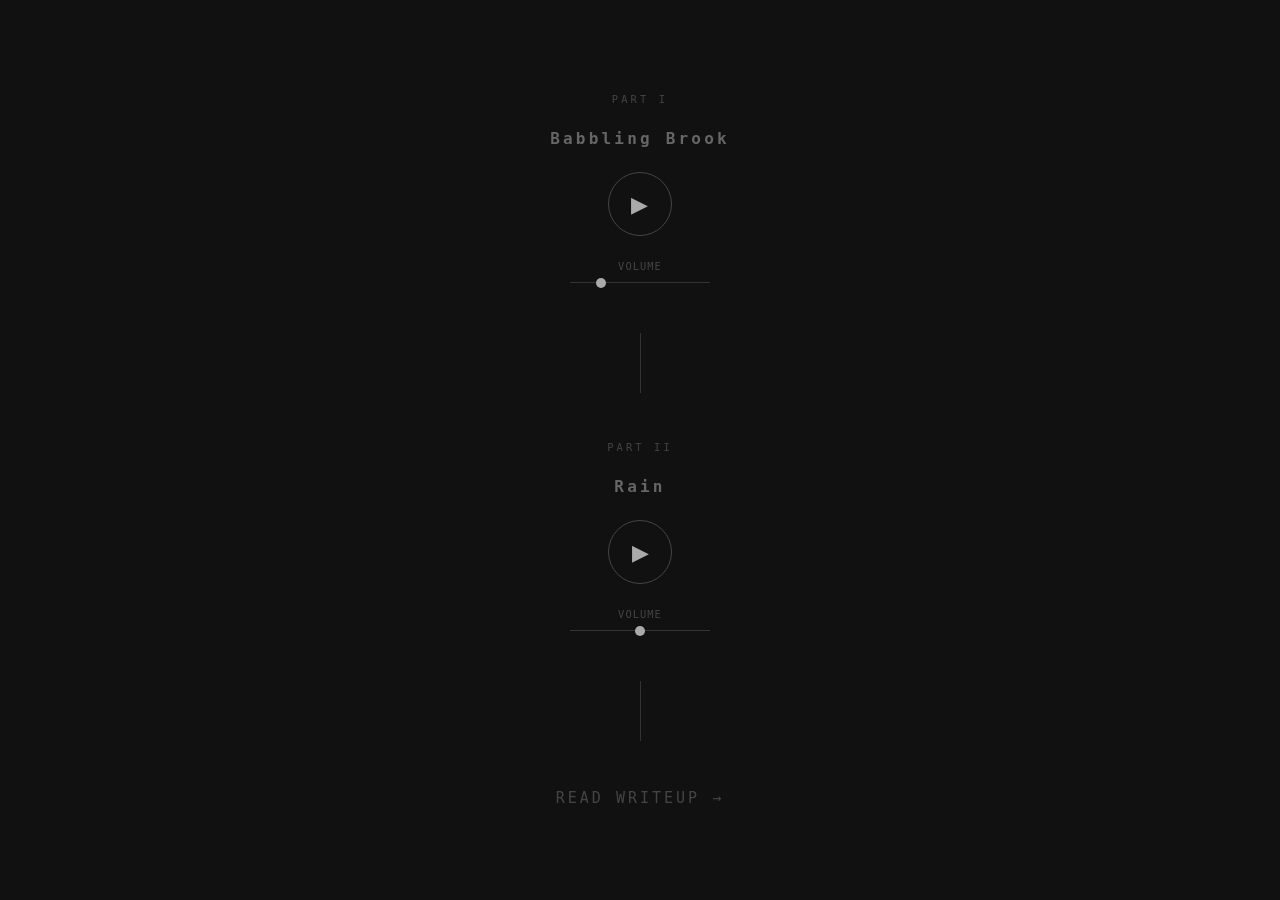
<file: index.html>
<!DOCTYPE html>
<html lang="en">
<head>
<meta charset="UTF-8">
<title>Lab 3</title>
<link rel="stylesheet" href="style.css">
</head>
<body>

<div class="section">
  <div class="label">Part I</div>
  <h1>Babbling Brook</h1>
  <button class="play-btn" id="brookBtn">▶</button>
  <div class="vol">
    VOLUME
    <input type="range" id="brookVolume" min="0" max="0.5" step="0.01" value="0.1">
  </div>
</div>

<div class="divider"></div>

<div class="section">
  <div class="label">Part II</div>
  <h1>Rain</h1>
  <button class="play-btn" id="rainBtn">▶</button>
  <div class="vol">
    VOLUME
    <input type="range" id="rainVolume" min="0" max="1" step="0.01" value="0.5">
  </div>
</div>

<div class="divider"></div>

<div class="section">
  <a href="writeup.html" class="writeup-link">READ WRITEUP →</a>
</div>

<script src="brook.js"></script>
<script src="rain.js"></script>
</body>
</html>
</file>
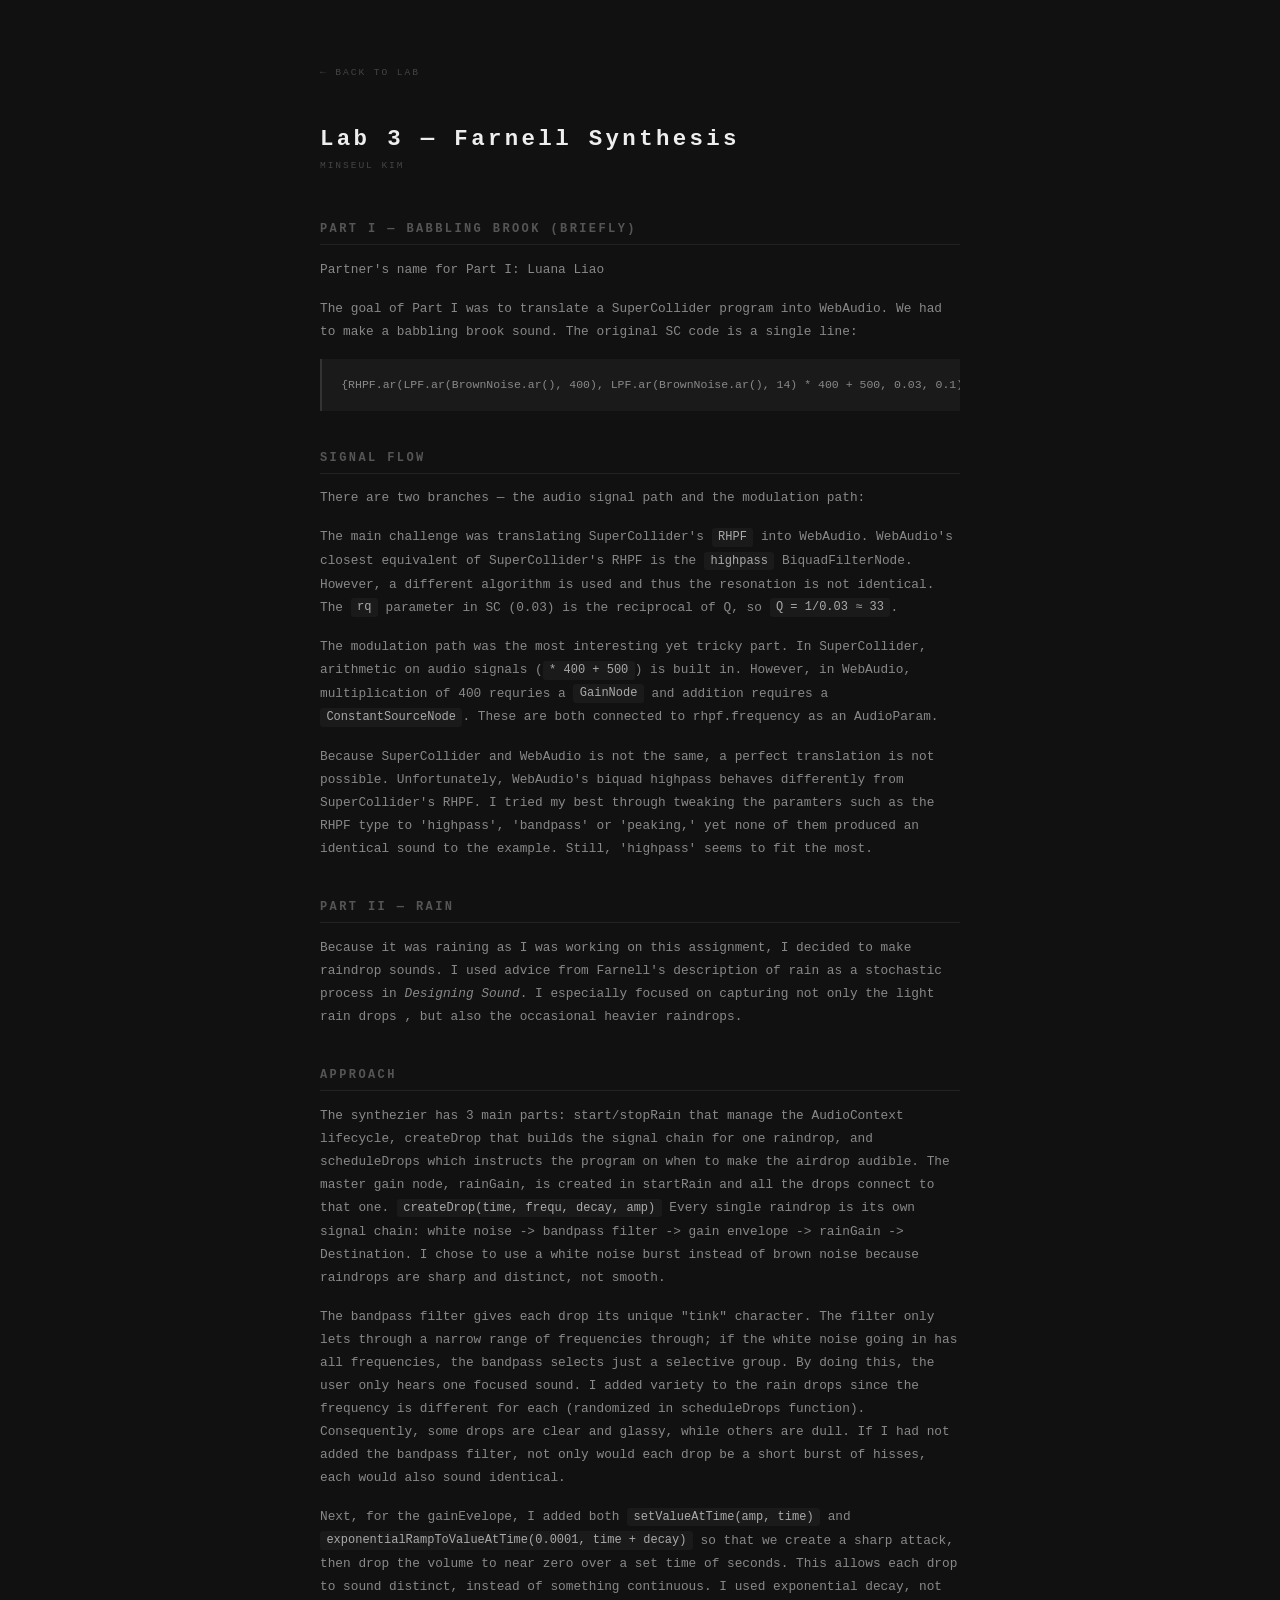
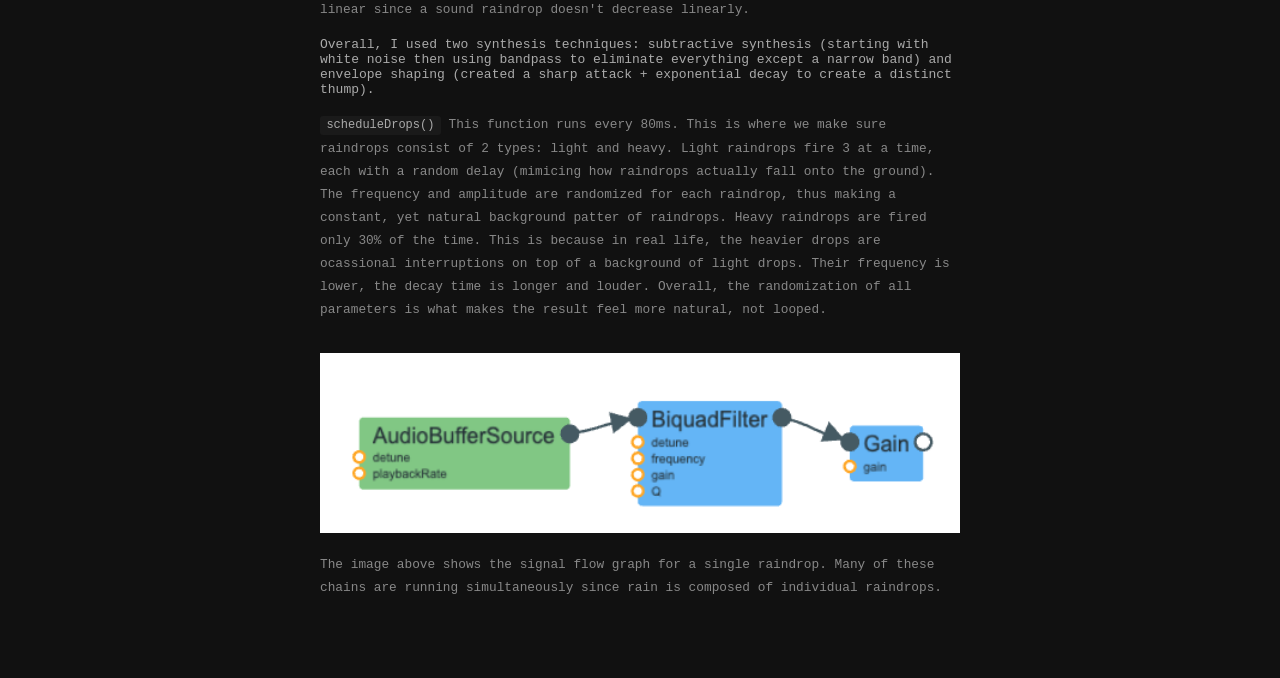
<file: writeup.html>
<!DOCTYPE html>
<html lang="en">
<head>
<meta charset="UTF-8">
<title>Lab 3 Writeup</title>
<link rel="stylesheet" href="style.css">
<style>
  .blog {
    max-width: 640px;
    width: 100%;
    padding: 4rem 2rem;
    text-align: left;
  }

  .blog h1 {
    font-size: 1.4rem;
    letter-spacing: 0.15em;
    color: #eee;
    margin: 0 0 0.3rem 0;
  }

  .blog h2 {
    font-size: 0.75rem;
    letter-spacing: 0.2em;
    text-transform: uppercase;
    color: #555;
    margin: 2.5rem 0 0.8rem 0;
    padding-bottom: 0.5rem;
    border-bottom: 1px solid #222;
  }

  .blog p {
    font-size: 0.8rem;
    line-height: 1.8;
    color: #888;
    margin: 0 0 1rem 0;
  }

  .blog .meta {
    font-size: 0.6rem;
    letter-spacing: 0.2em;
    text-transform: uppercase;
    color: #444;
    margin-bottom: 3rem;
  }

  .blog code {
    font-family: monospace;
    font-size: 0.75rem;
    background: #1a1a1a;
    color: #aaa;
    padding: 0.15rem 0.4rem;
    border-radius: 3px;
  }

  .blog pre {
    background: #1a1a1a;
    border-left: 2px solid #333;
    padding: 1rem 1.2rem;
    margin: 1rem 0;
    overflow-x: auto;
  }

  .blog pre code {
    background: none;
    padding: 0;
    font-size: 0.72rem;
    line-height: 1.7;
    color: #888;
  }

  .blog .signal-flow {
    display: flex;
    flex-wrap: wrap;
    align-items: center;
    gap: 0.4rem;
    margin: 1rem 0;
    font-size: 0.65rem;
    color: #555;
  }

  .blog .node {
    background: #1a1a1a;
    border: 1px solid #2a2a2a;
    border-radius: 3px;
    padding: 0.2rem 0.5rem;
    color: #777;
    white-space: nowrap;
  }

  .blog .arrow { color: #333; }

  .blog .graph-placeholder {
    border: 1px dashed #2a2a2a;
    border-radius: 4px;
    padding: 2rem;
    text-align: center;
    font-size: 0.65rem;
    letter-spacing: 0.15em;
    text-transform: uppercase;
    color: #333;
    margin: 1rem 0;
  }

  .back-link {
    display: inline-block;
    margin-bottom: 3rem;
    font-size: 0.6rem;
    letter-spacing: 0.2em;
    text-transform: uppercase;
    color: #444;
    text-decoration: none;
  }

  .back-link:hover { color: #aaa; }
</style>
</head>
<body>
<div class="blog">

  <a href="index.html" class="back-link">← back to lab</a>

  <h1>Lab 3 — Farnell Synthesis</h1>
  <p class="meta">Minseul Kim</p>

  <!-- PART I -->
  <h2>Part I — Babbling Brook (Briefly) </h2>
  <p>
    Partner's name for Part I: Luana Liao
  </p>

  <p>
    The goal of Part I was to translate a SuperCollider program into WebAudio. We had to make a  babbling brook sound.
    The original SC code is a single line:
  </p>

  <pre><code>{RHPF.ar(LPF.ar(BrownNoise.ar(), 400), LPF.ar(BrownNoise.ar(), 14) * 400 + 500, 0.03, 0.1)}.play</code></pre>

  <h2>Signal Flow</h2>

  <p>There are two branches — the audio signal path and the modulation path:</p>

  <p>
    The main challenge was translating SuperCollider's <code>RHPF</code> into WebAudio.
    WebAudio's closest equivalent of SuperCollider's RHPF is the <code>highpass</code>
    BiquadFilterNode. However, a different algorithm is used and thus the resonation is not identical.
    The <code>rq</code> parameter in SC (0.03) is the reciprocal of Q, so <code>Q = 1/0.03 ≈ 33</code>.
  </p>

  <p>
    The modulation path was the most interesting yet tricky part. In SuperCollider, arithmetic on audio signals
    (<code>* 400 + 500</code>) is built in. However, in WebAudio, multiplication of 400 requries a <code>GainNode</code> and addition requires a <code>ConstantSourceNode</code>. 
    These are both connected to rhpf.frequency as an AudioParam.
  </p>

  <p>
    Because SuperCollider and WebAudio is not the same, a perfect translation is not possible. Unfortunately, WebAudio's biquad highpass behaves differently
    from SuperCollider's RHPF. I tried my best through tweaking the paramters such as the RHPF type to 'highpass', 'bandpass' or 'peaking,' yet none of them 
    produced an identical sound to the example. Still, 'highpass' seems to fit the most.
  </p>

  <!-- PART II -->
  <h2>Part II — Rain</h2>

  <p>
    Because it was raining as I was working on this assignment, I decided to make raindrop sounds.
    I used advice from Farnell's description of rain as a stochastic process in <em>Designing Sound</em>. 
    I especially focused on capturing not only the light rain drops , but also the occasional heavier raindrops.
  </p>

  <h2>Approach</h2>

  <p>
    The synthezier has 3 main parts: start/stopRain that manage the AudioContext lifecycle, createDrop that builds the signal chain for one raindrop, and scheduleDrops which instructs the program on when to make the airdrop audible.
    The master gain node, rainGain, is created in startRain and all the drops connect to that one.

    <code>createDrop(time, frequ, decay, amp)</code>
    Every single raindrop is its own signal chain: white noise -> bandpass filter -> gain envelope -> rainGain -> Destination.
    I chose to use a white noise burst instead of brown noise because raindrops are sharp and distinct, not smooth. 

    <p>
        The bandpass filter gives each drop its unique "tink" character. The filter only lets through a narrow range of frequencies through; if the white noise going in has all frequencies,
        the bandpass selects just a selective group. By doing this, the user only hears one focused sound. 
        I added variety to the rain drops since the frequency is different for each (randomized in scheduleDrops function). Consequently, some drops are clear and glassy, while others are dull.
        If I had not added the bandpass filter, not only would each drop be a short burst of hisses, each would also sound identical.
    </p>
   

    <p>
        Next, for the gainEvelope, I added both <code>setValueAtTime(amp, time)</code> and <code>exponentialRampToValueAtTime(0.0001, time + decay)</code> so that we create a sharp attack, then drop the volume to near zero over a set time of seconds.
        This allows each drop to sound distinct, instead of something continuous. I used exponential decay, not linear since a sound raindrop doesn't decrease linearly.
    </p>
   

    Overall, I used two synthesis techniques: subtractive synthesis (starting with white noise then using bandpass to eliminate everything except a narrow band) and envelope shaping (created a sharp attack + exponential decay to create a distinct thump).

   
</p>
<p>
    <code>scheduleDrops()</code>
    This function runs every 80ms.
    This is where we make sure raindrops consist of 2 types: light and heavy.
    Light raindrops fire 3 at a time, each with a random delay (mimicing how raindrops actually fall onto the ground). The frequency and amplitude are randomized for each raindrop, thus making a constant, yet natural background patter of raindrops.

    Heavy raindrops are fired only 30% of the time. This is because in real life, the heavier drops are ocassional interruptions on top of a background of light drops. Their frequency is lower, the decay time is longer and louder. 
    
    Overall, the randomization of all parameters is what makes the result feel more natural, not looped. 
</p>
<img src="raindrop.png" alt="signal flow graph" style="width: 100%; margin: 1rem 0;">
<p>
    The image above shows the signal flow graph for a single raindrop.
    Many of these chains are running simultaneously since rain is composed of individual raindrops.
</p>
</file>
<file: style.css>
body {
    margin: 0;
    background: #111;
    display: flex;
    flex-direction: column;
    align-items: center;
    justify-content: center;
    min-height: 100vh;
    font-family: monospace;
    color: #aaa;
    gap: 3rem;
  }
  
  .section {
    text-align: center;
    display: flex;
    flex-direction: column;
    align-items: center;
    gap: 24px;
  }
  
  .label {
    font-size: 0.65rem;
    letter-spacing: 0.3em;
    text-transform: uppercase;
    color: #444;
  }
  
  h1 { font-size: 1rem; letter-spacing: 0.2em; color: #666; margin: 0; }
  
  .divider {
    width: 1px;
    height: 60px;
    background: #333;
  }
  
  .play-btn {
    width: 64px;
    height: 64px;
    border-radius: 50%;
    border: 1px solid #444;
    background: none;
    color: #aaa;
    font-size: 1.4rem;
    cursor: pointer;
    transition: border-color 0.2s, color 0.2s;
  }
  
  .play-btn:hover { border-color: #aaa; color: #fff; }
  .play-btn.playing { border-color: #fff; color: #fff; }
  
  .vol {
    display: flex;
    flex-direction: column;
    align-items: center;
    gap: 8px;
    font-size: 0.65rem;
    letter-spacing: 0.1em;
    color: #444;
  }
  
  input[type=range] {
    -webkit-appearance: none;
    width: 140px;
    height: 1px;
    background: #333;
    outline: none;
    cursor: pointer;
  }
  
  input[type=range]::-webkit-slider-thumb {
    -webkit-appearance: none;
    width: 10px;
    height: 10px;
    border-radius: 50%;
    background: #aaa;
  }
  .writeup-link {
    font-size: 15px;
    letter-spacing: 0.2em;
    color: #444;
    text-decoration: none;
    transition: color 0.2s;
  }
  
  .writeup-link:hover { color: #aaa; }
</file>
